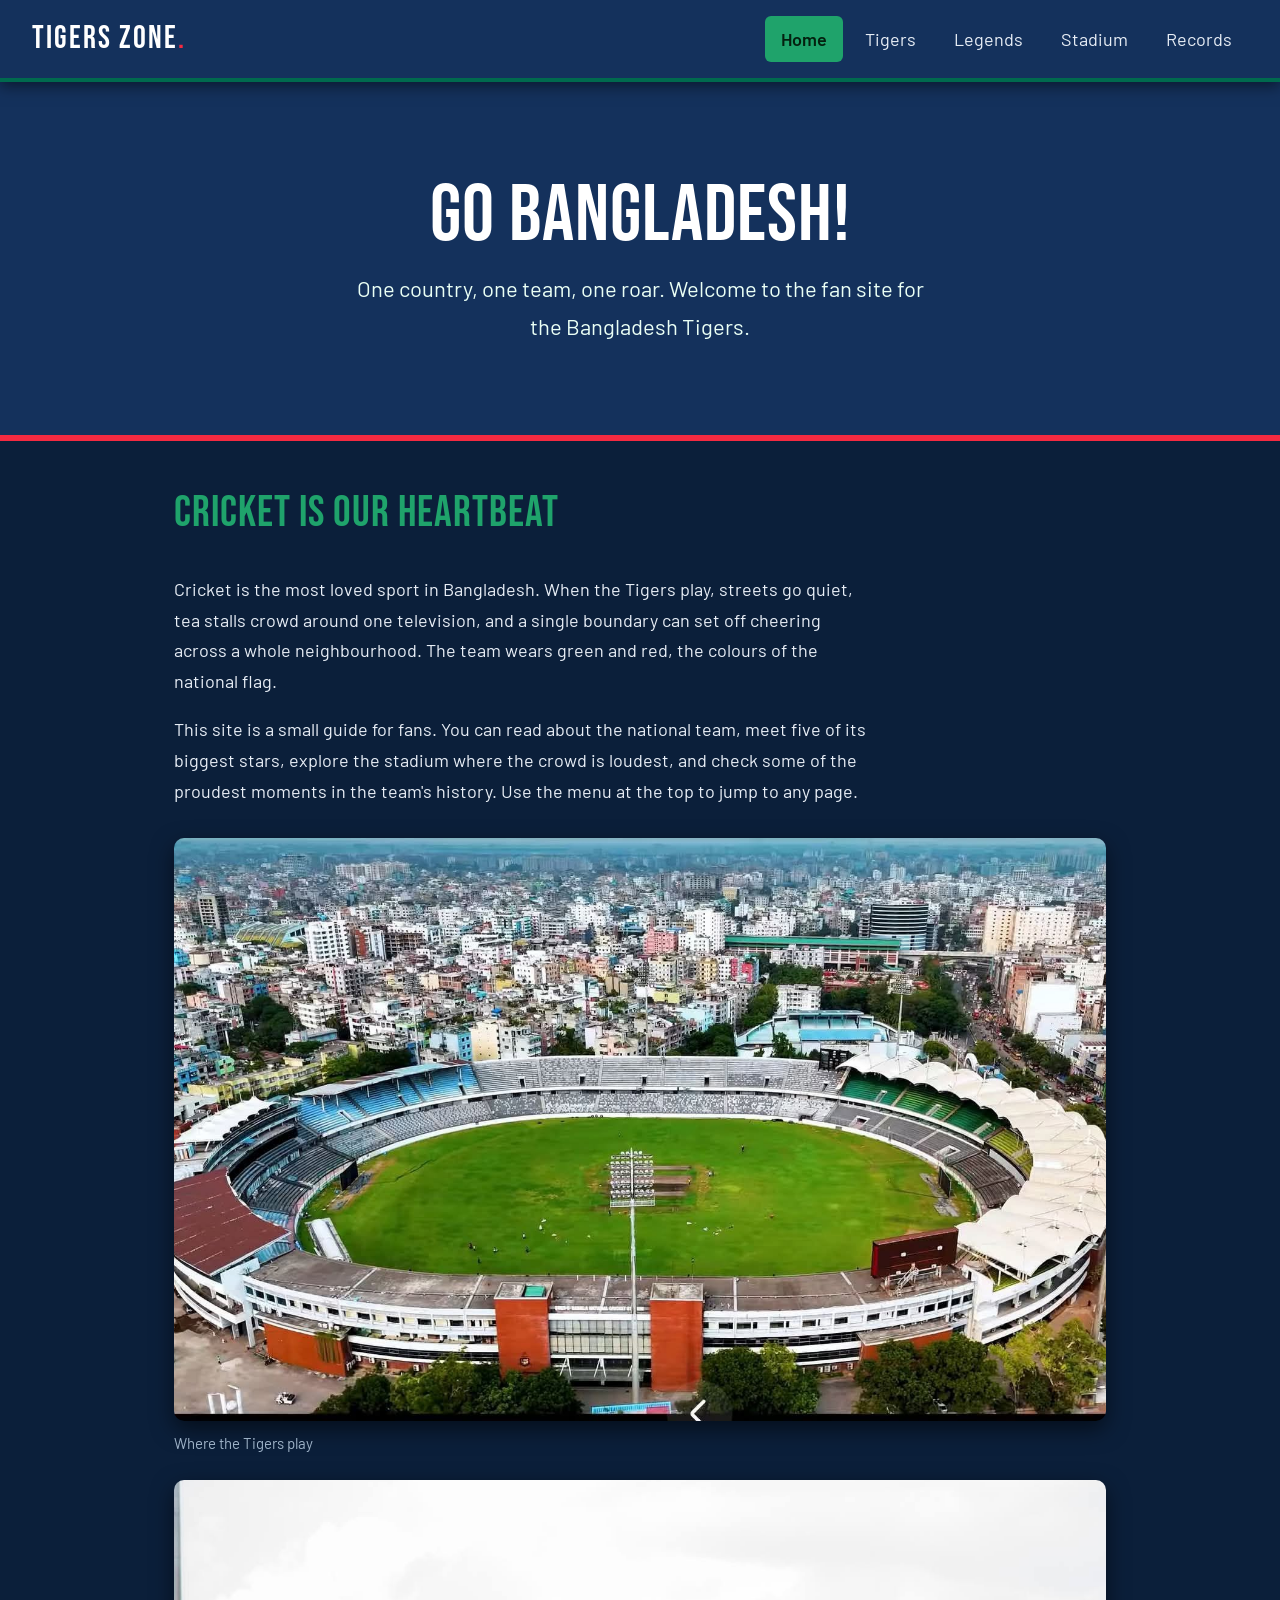
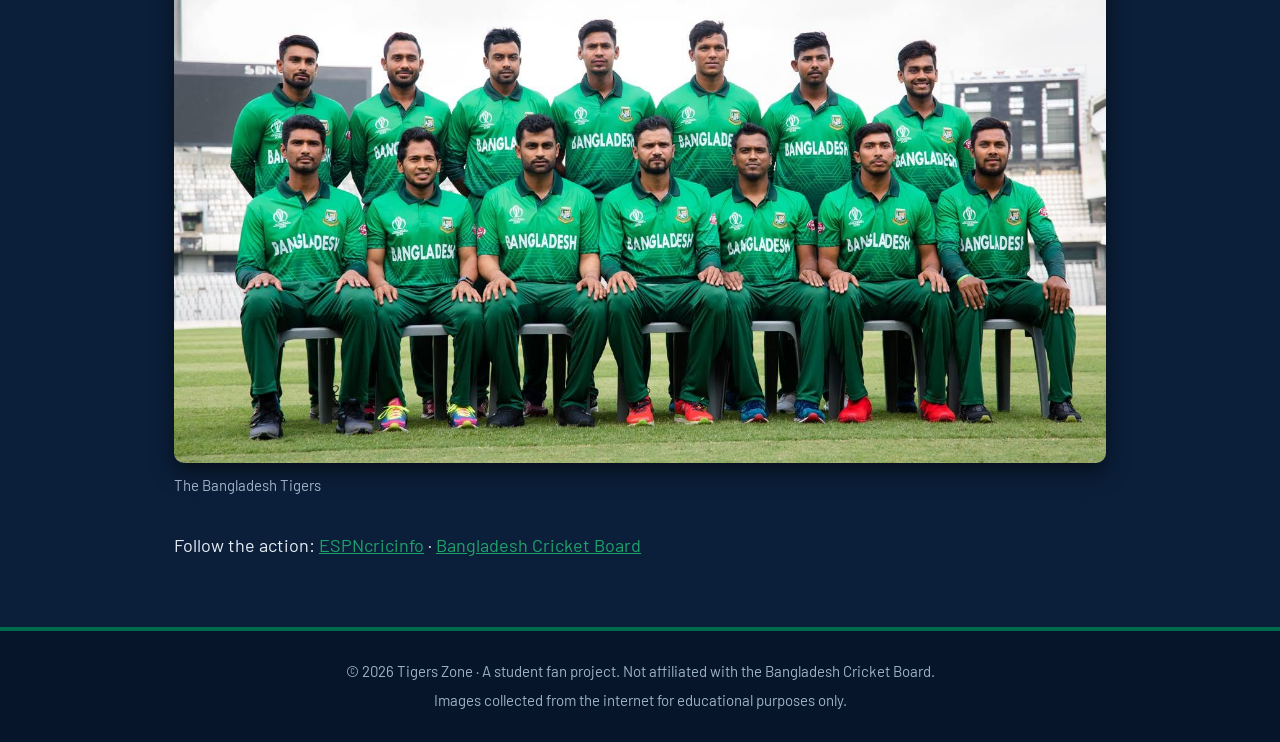
<file: index.html>
<!DOCTYPE html>
<html lang="en">
<head>
  <meta charset="UTF-8">
  <meta name="viewport" content="width=device-width, initial-scale=1.0">
  <meta name="description" content="Tigers Zone: a fan site for Bangladesh cricket">
  <title>Home | Tigers Zone</title>
  <!-- Google Fonts: Bebas Neue (headings) + Barlow (body) -->
  <link rel="preconnect" href="https://fonts.googleapis.com">
  <link rel="preconnect" href="https://fonts.gstatic.com" crossorigin>
  <link href="https://fonts.googleapis.com/css2?family=Barlow:wght@400;600&family=Bebas+Neue&display=swap" rel="stylesheet">
  <!-- External stylesheet -->
  <link rel="stylesheet" href="css/style.css">
</head>
<body>
  <!-- Navigation bar: same on every page -->
  <header class="site-header">
    <a class="logo" href="index.html">Tigers Zone<span>.</span></a>
    <nav>
      <ul class="nav-list">
        <li><a href="index.html" class="active">Home</a></li>
        <li><a href="tigers.html">Tigers</a></li>
        <li><a href="legends.html">Legends</a></li>
        <li><a href="stadium.html">Stadium</a></li>
        <li><a href="records.html">Records</a></li>
      </ul>
    </nav>
  </header>

  <main>
    <!-- Hero section -->
    <section class="hero hero-home">
      <h1>Go Bangladesh!</h1>
      <p class="lead">One country, one team, one roar. Welcome to the fan site for the Bangladesh Tigers.</p>
    </section>

    <!-- Intro content -->
    <section class="content">
      <h2>Cricket is our heartbeat</h2>
      <p>Cricket is the most loved sport in Bangladesh. When the Tigers play, streets go quiet, tea stalls crowd around one television, and a single boundary can set off cheering across a whole neighbourhood. The team wears green and red, the colours of the national flag.</p>
      <p>This site is a small guide for fans. You can read about the national team, meet five of its biggest stars, explore the stadium where the crowd is loudest, and check some of the proudest moments in the team's history. Use the menu at the top to jump to any page.</p>

      <!-- Two images -->
      <div class="image-row">
        <figure>
          <img src="images/pic7.jpg" alt="Aerial view of a cricket stadium">
          <figcaption>Where the Tigers play</figcaption>
        </figure>
        <figure>
          <img src="images/pic1.jpg" alt="The Bangladesh cricket team posing together">
          <figcaption>The Bangladesh Tigers</figcaption>
        </figure>
      </div>

      <!-- External links -->
      <p>Follow the action:
        <a href="https://www.espncricinfo.com" target="_blank" rel="noopener">ESPNcricinfo</a> &middot;
        <a href="https://www.tigercricket.com.bd" target="_blank" rel="noopener">Bangladesh Cricket Board</a>
      </p>
    </section>
  </main>

  <!-- Footer -->
  <footer class="site-footer">
    <p>&copy; 2026 Tigers Zone &middot; A student fan project. Not affiliated with the Bangladesh Cricket Board.</p>
    <p>Images collected from the internet for educational purposes only.</p>
  </footer>
</body>
</html>
</file>
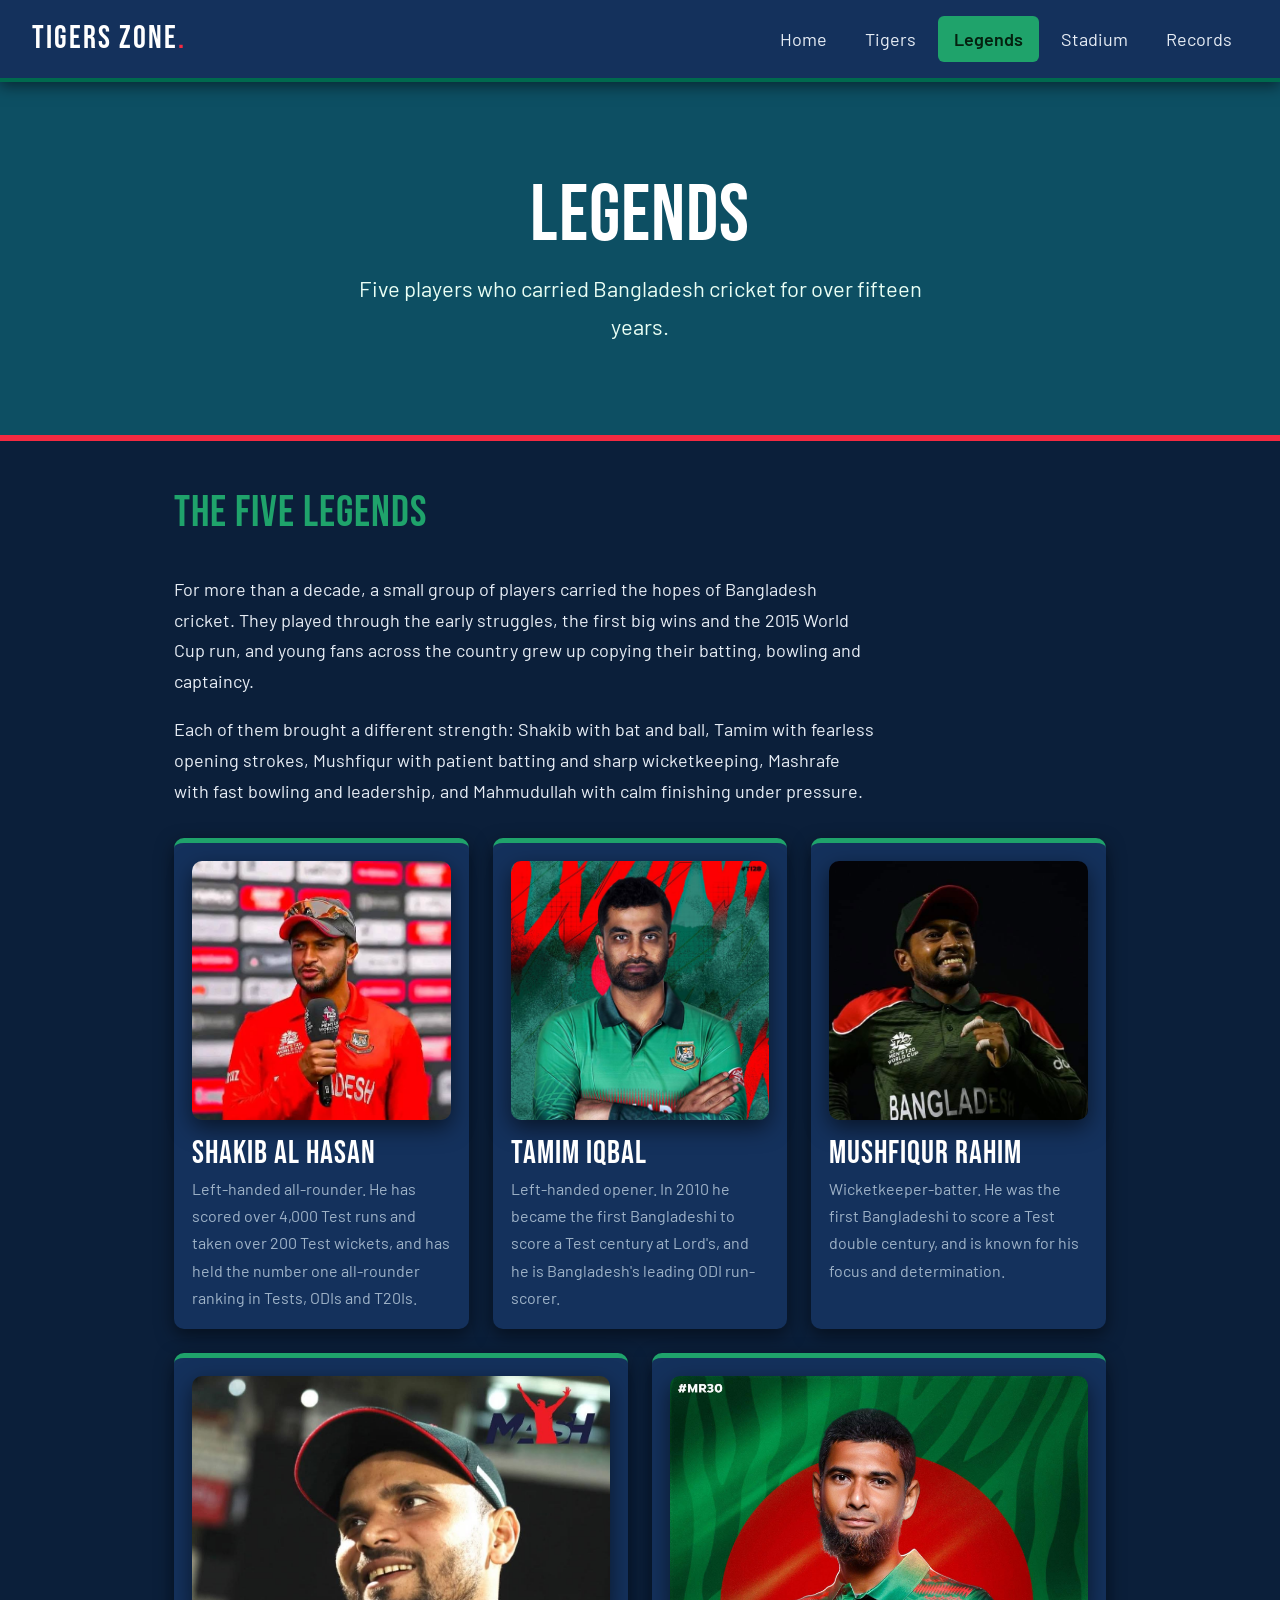
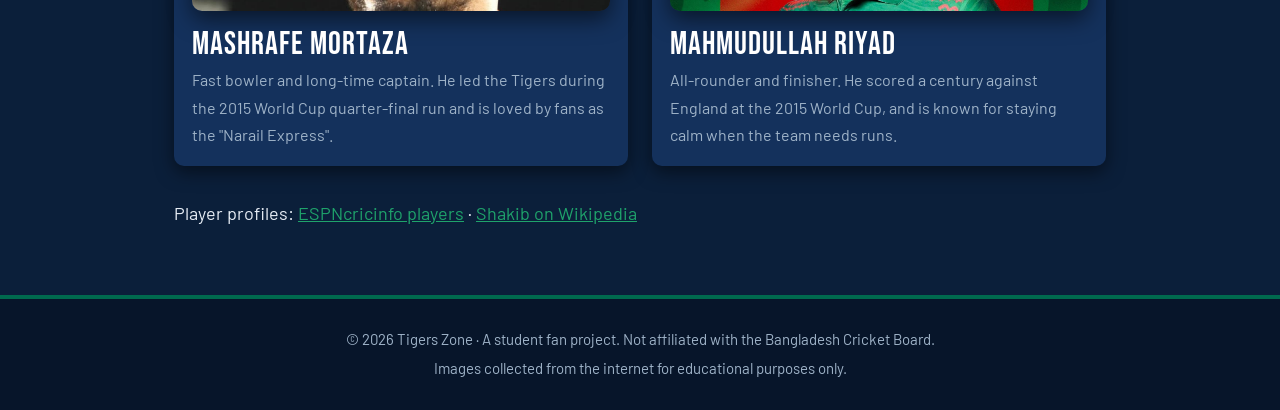
<file: legends.html>
<!DOCTYPE html>
<html lang="en">
<head>
  <meta charset="UTF-8">
  <meta name="viewport" content="width=device-width, initial-scale=1.0">
  <meta name="description" content="Five Bangladesh cricket legends">
  <title>Legends | Tigers Zone</title>
  <!-- Google Fonts: Bebas Neue (headings) + Barlow (body) -->
  <link rel="preconnect" href="https://fonts.googleapis.com">
  <link rel="preconnect" href="https://fonts.gstatic.com" crossorigin>
  <link href="https://fonts.googleapis.com/css2?family=Barlow:wght@400;600&family=Bebas+Neue&display=swap" rel="stylesheet">
  <!-- External stylesheet -->
  <link rel="stylesheet" href="css/style.css">
</head>
<body>
  <!-- Navigation bar -->
  <header class="site-header">
    <a class="logo" href="index.html">Tigers Zone<span>.</span></a>
    <nav>
      <ul class="nav-list">
        <li><a href="index.html">Home</a></li>
        <li><a href="tigers.html">Tigers</a></li>
        <li><a href="legends.html" class="active">Legends</a></li>
        <li><a href="stadium.html">Stadium</a></li>
        <li><a href="records.html">Records</a></li>
      </ul>
    </nav>
  </header>

  <main>
    <section class="hero hero-legends">
      <h1>Legends</h1>
      <p class="lead">Five players who carried Bangladesh cricket for over fifteen years.</p>
    </section>

    <section class="content">
      <h2>The five legends</h2>
      <p>For more than a decade, a small group of players carried the hopes of Bangladesh cricket. They played through the early struggles, the first big wins and the 2015 World Cup run, and young fans across the country grew up copying their batting, bowling and captaincy.</p>
      <p>Each of them brought a different strength: Shakib with bat and ball, Tamim with fearless opening strokes, Mushfiqur with patient batting and sharp wicketkeeping, Mashrafe with fast bowling and leadership, and Mahmudullah with calm finishing under pressure.</p>

      <!-- This section uses display: grid (5 player cards) -->
      <div class="player-grid">

        <!-- Card 1: Shakib -->
        <article class="player-card">
          <img src="images/pic2.jpg" alt="Shakib Al Hasan">
          <h3>Shakib Al Hasan</h3>
          <p>Left-handed all-rounder. He has scored over 4,000 Test runs and taken over 200 Test wickets, and has held the number one all-rounder ranking in Tests, ODIs and T20Is.</p>
        </article>

        <!-- Card 2: Tamim -->
        <article class="player-card">
          <img src="images/pic3.jpg" alt="Tamim Iqbal">
          <h3>Tamim Iqbal</h3>
          <p>Left-handed opener. In 2010 he became the first Bangladeshi to score a Test century at Lord's, and he is Bangladesh's leading ODI run-scorer.</p>
        </article>

        <!-- Card 3: Mushfiq -->
        <article class="player-card">
          <img src="images/pic4.jpg" alt="Mushfiqur Rahim">
          <h3>Mushfiqur Rahim</h3>
          <p>Wicketkeeper-batter. He was the first Bangladeshi to score a Test double century, and is known for his focus and determination.</p>
        </article>

        <!-- Card 4: Mashrafe -->
        <article class="player-card">
          <img src="images/pic6.jpg" alt="Mashrafe Mortaza">
          <h3>Mashrafe Mortaza</h3>
          <p>Fast bowler and long-time captain. He led the Tigers during the 2015 World Cup quarter-final run and is loved by fans as the "Narail Express".</p>
        </article>

        <!-- Card 5: Mahmudullah -->
        <article class="player-card">
          <img src="images/pic5.jpg" alt="Mahmudullah Riyad">
          <h3>Mahmudullah Riyad</h3>
          <p>All-rounder and finisher. He scored a century against England at the 2015 World Cup, and is known for staying calm when the team needs runs.</p>
        </article>

      </div>

      <p>Player profiles: <a href="https://www.espncricinfo.com/cricketers" target="_blank" rel="noopener">ESPNcricinfo players</a> &middot;
        <a href="https://en.wikipedia.org/wiki/Shakib_Al_Hasan" target="_blank" rel="noopener">Shakib on Wikipedia</a></p>
    </section>
  </main>

  <!-- Footer -->
  <footer class="site-footer">
    <p>&copy; 2026 Tigers Zone &middot; A student fan project. Not affiliated with the Bangladesh Cricket Board.</p>
    <p>Images collected from the internet for educational purposes only.</p>
  </footer>
</body>
</html>
</file>
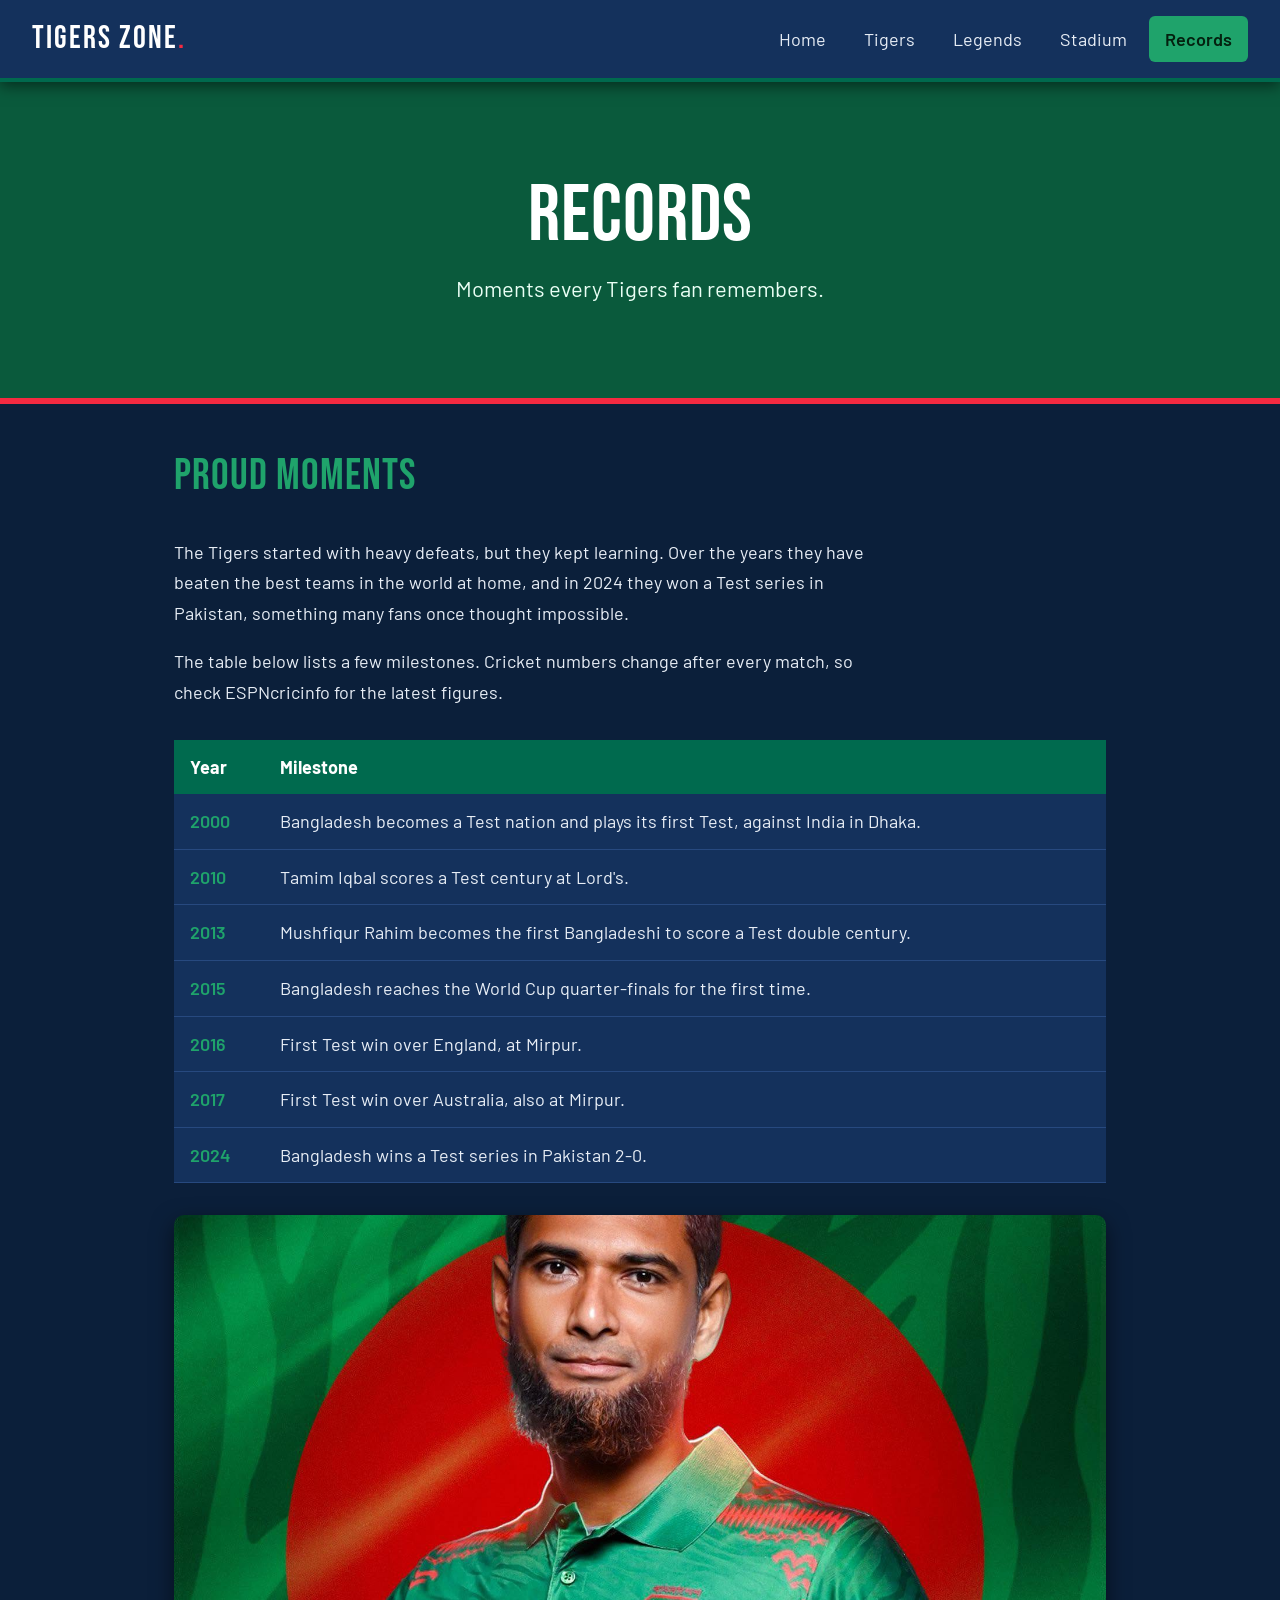
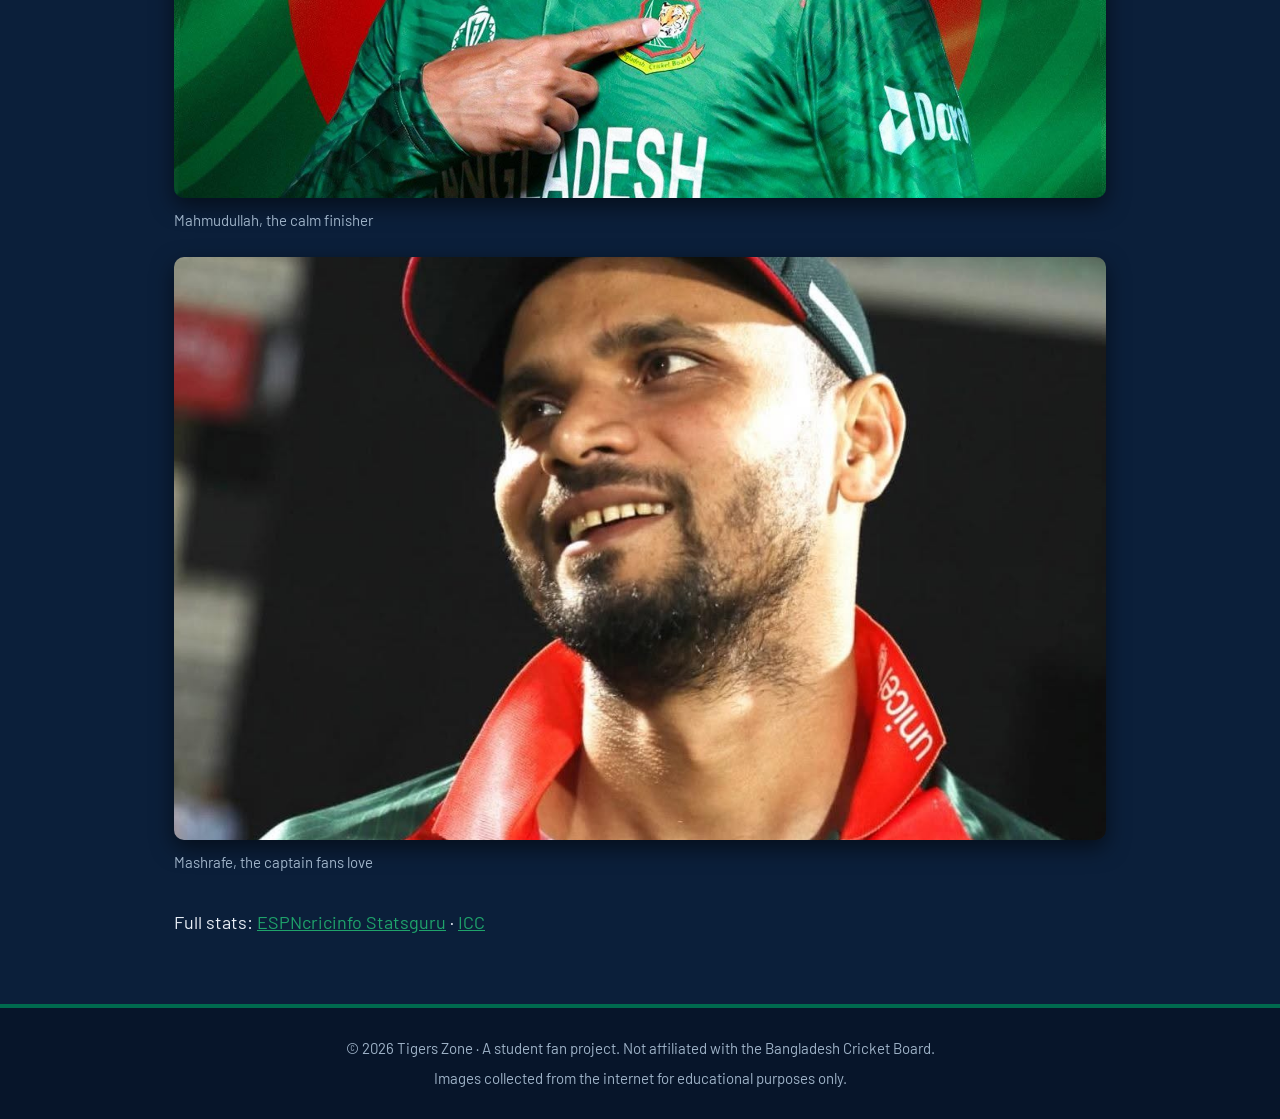
<file: records.html>
<!DOCTYPE html>
<html lang="en">
<head>
  <meta charset="UTF-8">
  <meta name="viewport" content="width=device-width, initial-scale=1.0">
  <meta name="description" content="Proud moments in Bangladesh cricket history">
  <title>Records | Tigers Zone</title>
  <!-- Google Fonts: Bebas Neue (headings) + Barlow (body) -->
  <link rel="preconnect" href="https://fonts.googleapis.com">
  <link rel="preconnect" href="https://fonts.gstatic.com" crossorigin>
  <link href="https://fonts.googleapis.com/css2?family=Barlow:wght@400;600&family=Bebas+Neue&display=swap" rel="stylesheet">
  <!-- External stylesheet -->
  <link rel="stylesheet" href="css/style.css">
</head>
<body>
  <!-- Navigation bar -->
  <header class="site-header">
    <a class="logo" href="index.html">Tigers Zone<span>.</span></a>
    <nav>
      <ul class="nav-list">
        <li><a href="index.html">Home</a></li>
        <li><a href="tigers.html">Tigers</a></li>
        <li><a href="legends.html">Legends</a></li>
        <li><a href="stadium.html">Stadium</a></li>
        <li><a href="records.html" class="active">Records</a></li>
      </ul>
    </nav>
  </header>

  <main>
    <section class="hero hero-records">
      <h1>Records</h1>
      <p class="lead">Moments every Tigers fan remembers.</p>
    </section>

    <section class="content">
      <h2>Proud moments</h2>
      <p>The Tigers started with heavy defeats, but they kept learning. Over the years they have beaten the best teams in the world at home, and in 2024 they won a Test series in Pakistan, something many fans once thought impossible.</p>
      <p>The table below lists a few milestones. Cricket numbers change after every match, so check ESPNcricinfo for the latest figures.</p>

      <!-- Milestones table -->
      <div class="table-wrap">
        <table>
          <thead>
            <tr><th>Year</th><th>Milestone</th></tr>
          </thead>
          <tbody>
            <tr><td>2000</td><td>Bangladesh becomes a Test nation and plays its first Test, against India in Dhaka.</td></tr>
            <tr><td>2010</td><td>Tamim Iqbal scores a Test century at Lord's.</td></tr>
            <tr><td>2013</td><td>Mushfiqur Rahim becomes the first Bangladeshi to score a Test double century.</td></tr>
            <tr><td>2015</td><td>Bangladesh reaches the World Cup quarter-finals for the first time.</td></tr>
            <tr><td>2016</td><td>First Test win over England, at Mirpur.</td></tr>
            <tr><td>2017</td><td>First Test win over Australia, also at Mirpur.</td></tr>
            <tr><td>2024</td><td>Bangladesh wins a Test series in Pakistan 2-0.</td></tr>
          </tbody>
        </table>
      </div>

      <!-- Two images -->
      <div class="image-row">
        <figure>
          <img src="images/pic5.jpg" alt="Mahmudullah Riyad in a green jersey">
          <figcaption>Mahmudullah, the calm finisher</figcaption>
        </figure>
        <figure>
          <img src="images/pic6.jpg" alt="Mashrafe Mortaza in a red cap">
          <figcaption>Mashrafe, the captain fans love</figcaption>
        </figure>
      </div>

      <p>Full stats: <a href="https://stats.espncricinfo.com" target="_blank" rel="noopener">ESPNcricinfo Statsguru</a> &middot;
        <a href="https://www.icc-cricket.com" target="_blank" rel="noopener">ICC</a></p>
    </section>
  </main>

  <!-- Footer -->
  <footer class="site-footer">
    <p>&copy; 2026 Tigers Zone &middot; A student fan project. Not affiliated with the Bangladesh Cricket Board.</p>
    <p>Images collected from the internet for educational purposes only.</p>
  </footer>
</body>
</html>
</file>
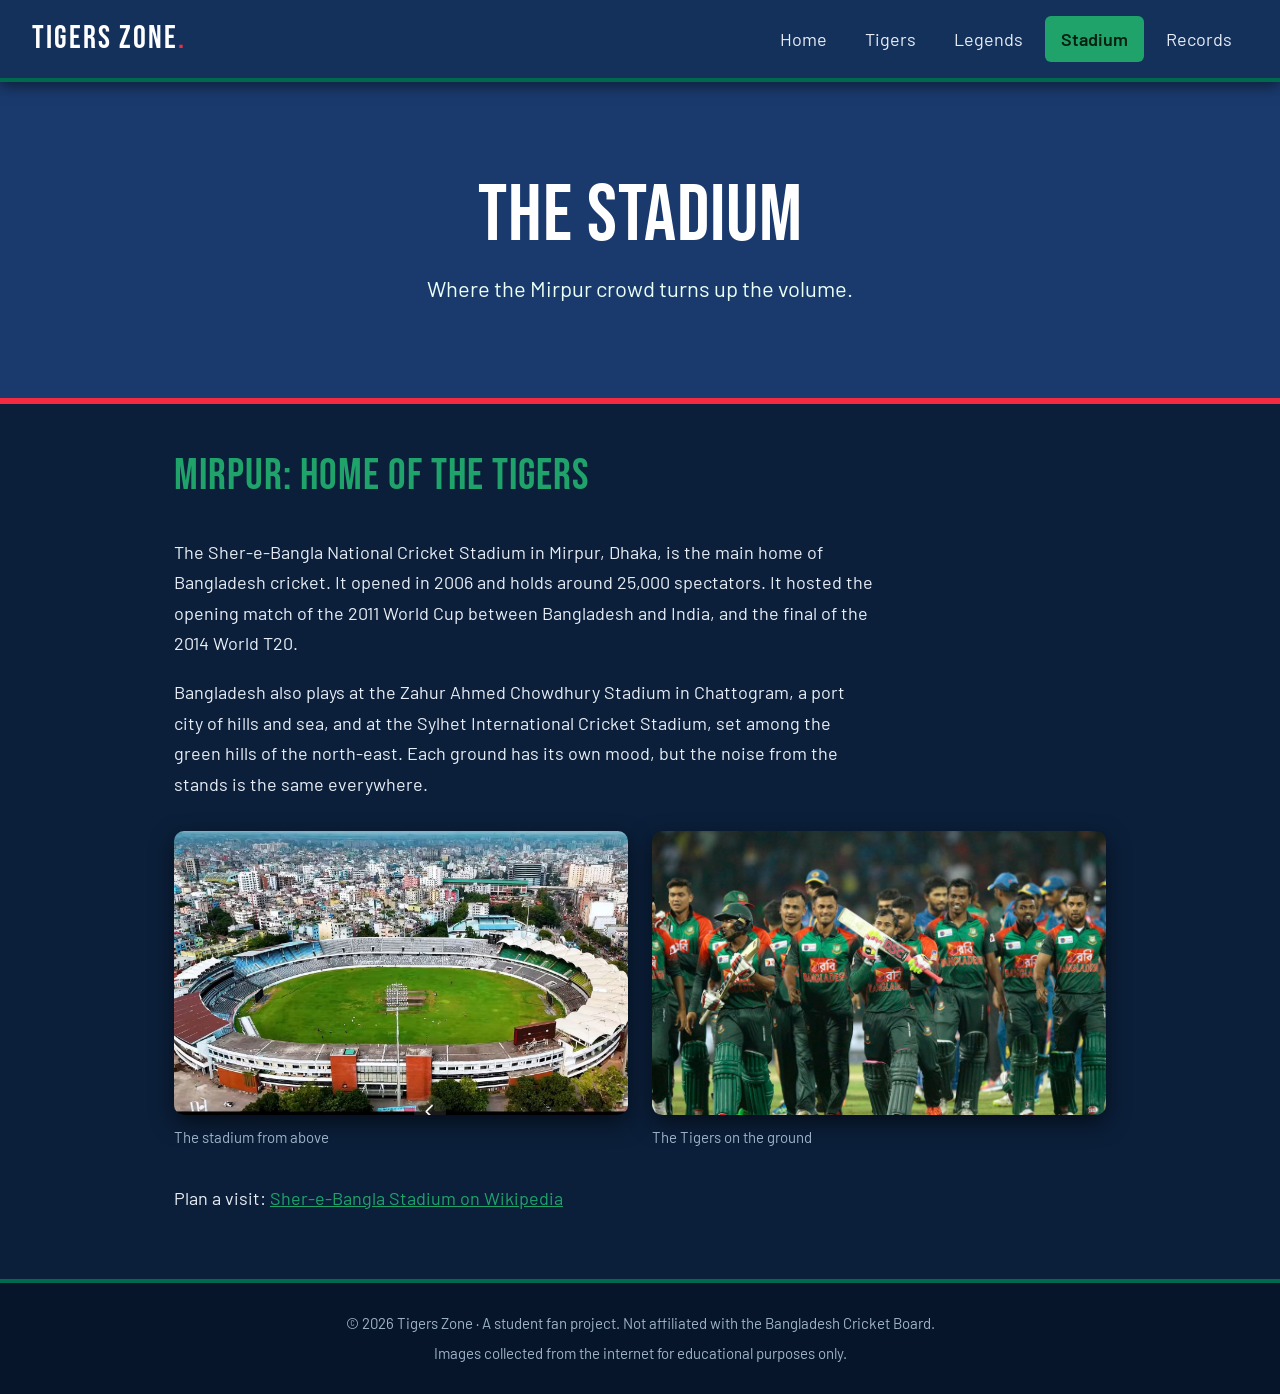
<file: stadium.html>
<!DOCTYPE html>
<html lang="en">
<head>
  <meta charset="UTF-8">
  <meta name="viewport" content="width=device-width, initial-scale=1.0">
  <meta name="description" content="Cricket stadiums of Bangladesh">
  <title>Stadium | Tigers Zone</title>
  <!-- Google Fonts: Bebas Neue (headings) + Barlow (body) -->
  <link rel="preconnect" href="https://fonts.googleapis.com">
  <link rel="preconnect" href="https://fonts.gstatic.com" crossorigin>
  <link href="https://fonts.googleapis.com/css2?family=Barlow:wght@400;600&family=Bebas+Neue&display=swap" rel="stylesheet">
  <!-- External stylesheet -->
  <link rel="stylesheet" href="css/style.css">
</head>
<body>
  <!-- Navigation bar -->
  <header class="site-header">
    <a class="logo" href="index.html">Tigers Zone<span>.</span></a>
    <nav>
      <ul class="nav-list">
        <li><a href="index.html">Home</a></li>
        <li><a href="tigers.html">Tigers</a></li>
        <li><a href="legends.html">Legends</a></li>
        <li><a href="stadium.html" class="active">Stadium</a></li>
        <li><a href="records.html">Records</a></li>
      </ul>
    </nav>
  </header>

  <main>
    <section class="hero hero-stadium">
      <h1>The Stadium</h1>
      <p class="lead">Where the Mirpur crowd turns up the volume.</p>
    </section>

    <section class="content">
      <h2>Mirpur: home of the Tigers</h2>
      <p>The Sher-e-Bangla National Cricket Stadium in Mirpur, Dhaka, is the main home of Bangladesh cricket. It opened in 2006 and holds around 25,000 spectators. It hosted the opening match of the 2011 World Cup between Bangladesh and India, and the final of the 2014 World T20.</p>
      <p>Bangladesh also plays at the Zahur Ahmed Chowdhury Stadium in Chattogram, a port city of hills and sea, and at the Sylhet International Cricket Stadium, set among the green hills of the north-east. Each ground has its own mood, but the noise from the stands is the same everywhere.</p>

      <!-- This row uses display: flex -->
      <div class="flex-row">
        <figure>
          <img src="images/pic7.jpg" alt="Aerial view of a cricket stadium">
          <figcaption>The stadium from above</figcaption>
        </figure>
        <figure>
          <img src="images/pic8.jpg" alt="Bangladesh players on the ground">
          <figcaption>The Tigers on the ground</figcaption>
        </figure>
      </div>

      <p>Plan a visit: <a href="https://en.wikipedia.org/wiki/Sher-e-Bangla_National_Cricket_Stadium" target="_blank" rel="noopener">Sher-e-Bangla Stadium on Wikipedia</a></p>
    </section>
  </main>

  <!-- Footer -->
  <footer class="site-footer">
    <p>&copy; 2026 Tigers Zone &middot; A student fan project. Not affiliated with the Bangladesh Cricket Board.</p>
    <p>Images collected from the internet for educational purposes only.</p>
  </footer>
</body>
</html>
</file>
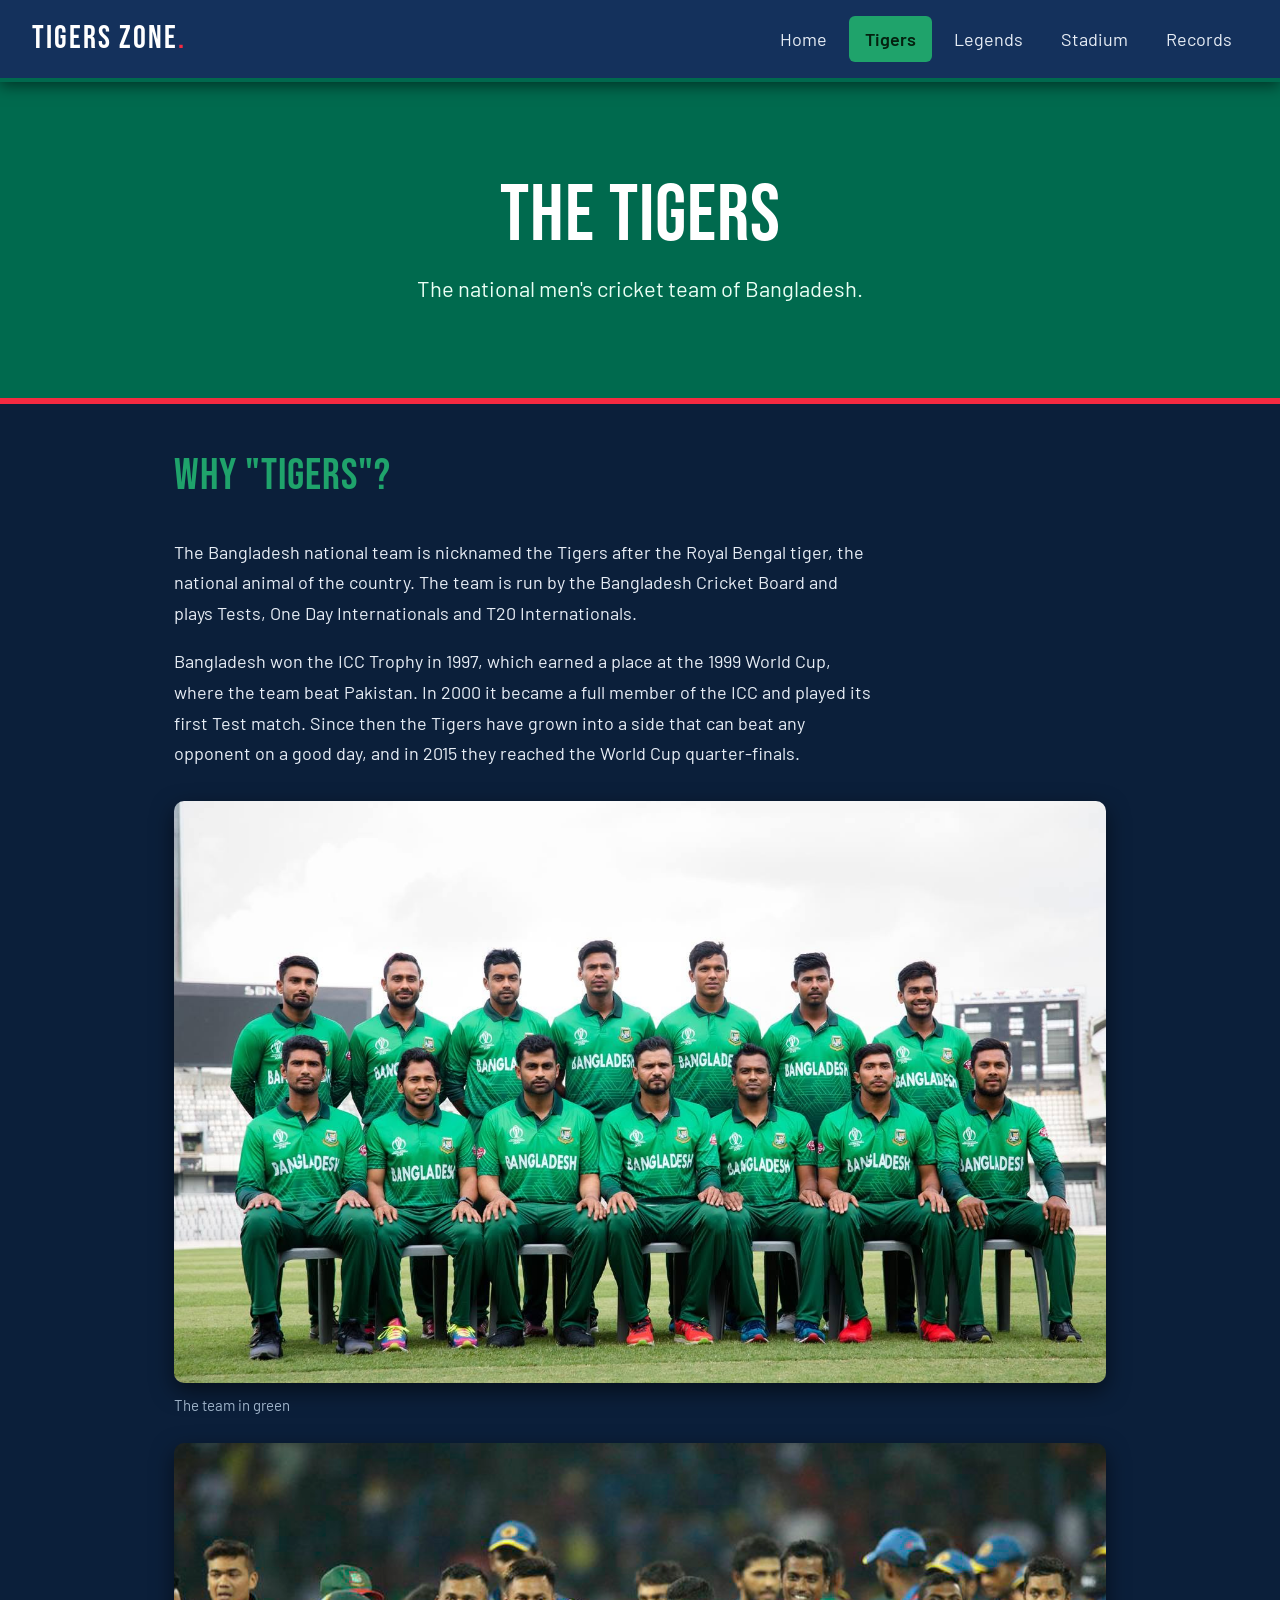
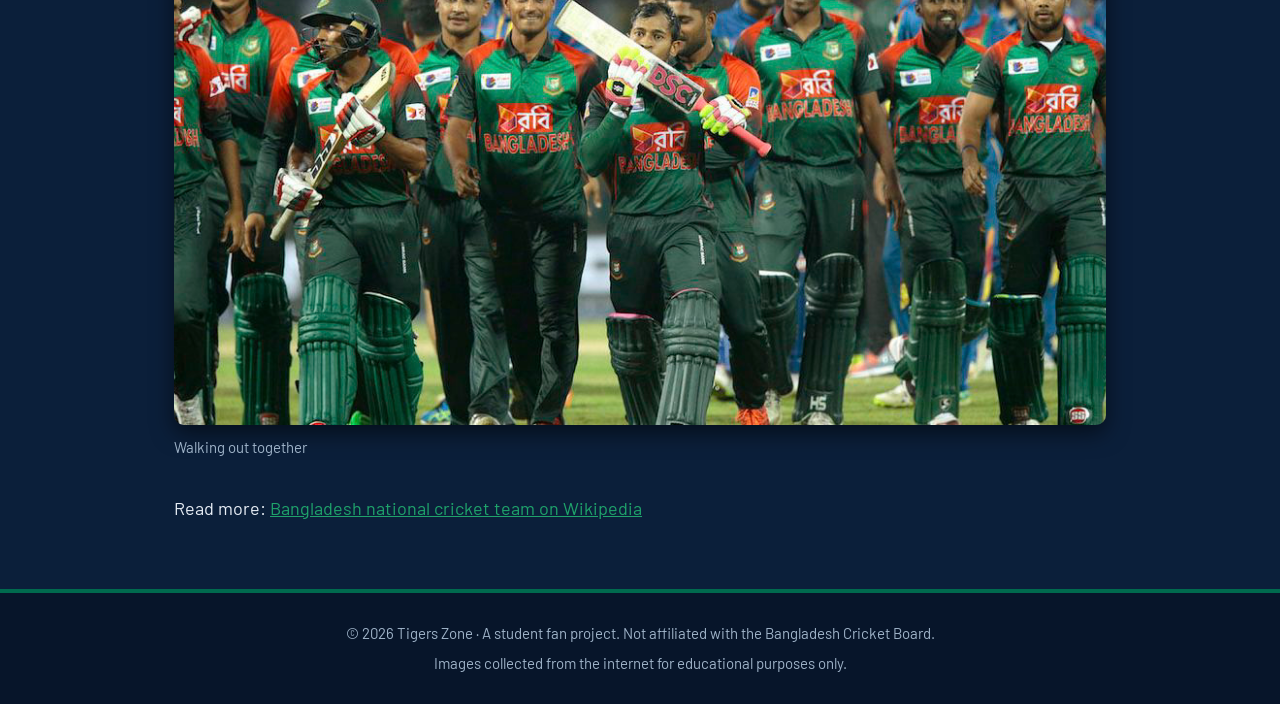
<file: tigers.html>
<!DOCTYPE html>
<html lang="en">
<head>
  <meta charset="UTF-8">
  <meta name="viewport" content="width=device-width, initial-scale=1.0">
  <meta name="description" content="The Bangladesh national cricket team, the Tigers">
  <title>The Tigers | Tigers Zone</title>
  <!-- Google Fonts: Bebas Neue (headings) + Barlow (body) -->
  <link rel="preconnect" href="https://fonts.googleapis.com">
  <link rel="preconnect" href="https://fonts.gstatic.com" crossorigin>
  <link href="https://fonts.googleapis.com/css2?family=Barlow:wght@400;600&family=Bebas+Neue&display=swap" rel="stylesheet">
  <!-- External stylesheet -->
  <link rel="stylesheet" href="css/style.css">
</head>
<body>
  <!-- Navigation bar -->
  <header class="site-header">
    <a class="logo" href="index.html">Tigers Zone<span>.</span></a>
    <nav>
      <ul class="nav-list">
        <li><a href="index.html">Home</a></li>
        <li><a href="tigers.html" class="active">Tigers</a></li>
        <li><a href="legends.html">Legends</a></li>
        <li><a href="stadium.html">Stadium</a></li>
        <li><a href="records.html">Records</a></li>
      </ul>
    </nav>
  </header>

  <main>
    <section class="hero">
      <h1>The Tigers</h1>
      <p class="lead">The national men's cricket team of Bangladesh.</p>
    </section>

    <section class="content">
      <h2>Why "Tigers"?</h2>
      <p>The Bangladesh national team is nicknamed the Tigers after the Royal Bengal tiger, the national animal of the country. The team is run by the Bangladesh Cricket Board and plays Tests, One Day Internationals and T20 Internationals.</p>
      <p>Bangladesh won the ICC Trophy in 1997, which earned a place at the 1999 World Cup, where the team beat Pakistan. In 2000 it became a full member of the ICC and played its first Test match. Since then the Tigers have grown into a side that can beat any opponent on a good day, and in 2015 they reached the World Cup quarter-finals.</p>

      <!-- Two images -->
      <div class="image-row">
        <figure>
          <img src="images/pic1.jpg" alt="The Bangladesh national cricket team in green">
          <figcaption>The team in green</figcaption>
        </figure>
        <figure>
          <img src="images/pic8.jpg" alt="Bangladesh players walking onto the field">
          <figcaption>Walking out together</figcaption>
        </figure>
      </div>

      <p>Read more: <a href="https://en.wikipedia.org/wiki/Bangladesh_national_cricket_team" target="_blank" rel="noopener">Bangladesh national cricket team on Wikipedia</a></p>
    </section>
  </main>

  <!-- Footer -->
  <footer class="site-footer">
    <p>&copy; 2026 Tigers Zone &middot; A student fan project. Not affiliated with the Bangladesh Cricket Board.</p>
    <p>Images collected from the internet for educational purposes only.</p>
  </footer>
</body>
</html>
</file>
<file: css/style.css>
/* ===== Tigers Zone: main stylesheet ===== */

/* --- Colour palette (CSS variables) --- */
:root {
  --navy: #0b1f3a;
  --navy-2: #14315c;
  --green: #006a4e;
  --green-2: #1fa36b;
  --red: #f42a41;
  --text: #e8eef6;
  --muted: #9fb3c8;
}

/* --- Reset + base --- */
* { box-sizing: border-box; }
body {
  margin: 0;
  font-family: "Barlow", sans-serif;      /* body font */
  font-size: 18px;
  line-height: 1.7;
  color: var(--text);
  background-color: var(--navy);
}
h1, h2, h3 {
  font-family: "Bebas Neue", sans-serif;  /* heading font */
  font-weight: 400;
  letter-spacing: 1px;
  line-height: 1.1;
  color: #ffffff;
}
a { color: var(--green-2); }
a:hover { color: #ffffff; }

/* --- Navigation bar (flex) --- */
.site-header {
  position: sticky;
  top: 0;
  z-index: 10;
  display: flex;
  justify-content: space-between;
  align-items: center;
  flex-wrap: wrap;
  padding: 12px 32px;
  background-color: var(--navy-2);
  border-bottom: 4px solid var(--green);
  box-shadow: 0 4px 14px rgba(0, 0, 0, 0.5);
}
.logo {
  font-family: "Bebas Neue", sans-serif;
  font-size: 32px;
  letter-spacing: 2px;
  color: #ffffff;
  text-decoration: none;
}
.logo span { color: var(--red); }
.nav-list {
  display: flex;
  gap: 6px;
  margin: 0;
  padding: 0;
  list-style: none;
  flex-wrap: wrap;
}
.nav-list a {
  display: block;
  padding: 8px 16px;
  color: var(--text);
  text-decoration: none;
  border-radius: 6px;
}
.nav-list a:hover,
.nav-list a:focus-visible { background-color: var(--green); color: #ffffff; }
.nav-list a.active { background-color: var(--green-2); color: #04210f; font-weight: 600; }

/* --- Hero banner --- */
.hero {
  padding: 90px 32px;
  text-align: center;
  background-color: var(--green);
  border-bottom: 6px solid var(--red);
}
.hero h1 { margin: 0 0 10px; font-size: 80px; }
.hero .lead { margin: 0 auto; max-width: 600px; font-size: 22px; color: #eafff5; }
.hero-home { background-color: var(--navy-2); }
.hero-legends { background-color: #0d4f63; }
.hero-stadium { background-color: #1a3a6e; }
.hero-records { background-color: #0a5a3c; }

/* --- Main content --- */
.content { max-width: 980px; margin: 0 auto; padding: 48px 24px; }
.content h2 { font-size: 44px; margin-top: 0; color: var(--green-2); }
.content p { max-width: 70ch; }
figure { margin: 0; }
img {
  display: block;
  width: 100%;
  height: auto;
  aspect-ratio: 16 / 10;      /* all images get the same shape */
  object-fit: cover;          /* crop nicely instead of stretching */
  border-radius: 10px;
  box-shadow: 0 8px 22px rgba(0, 0, 0, 0.55);
  transition: transform 0.3s;
}
img:hover { transform: scale(1.03); }
figcaption { margin-top: 10px; font-size: 15px; color: var(--muted); }

/* Default image row (Home, Tigers, Records) */
.image-row { margin: 32px 0; }
.image-row figure { margin-bottom: 24px; }

/* --- FLEXBOX layout (used on stadium.html) --- */
.flex-row {
  display: flex;
  gap: 24px;
  margin: 32px 0;
}
.flex-row figure { flex: 1; }

/* --- GRID layout (used on legends.html): 6 columns, 3 cards on top, 2 below --- */
.player-grid {
  display: grid;
  grid-template-columns: repeat(6, 1fr);
  gap: 24px;
  margin: 32px 0;
}
.player-card {
  grid-column: span 2;
  padding: 18px;
  background-color: var(--navy-2);
  border-top: 5px solid var(--green-2);
  border-radius: 10px;
  box-shadow: 0 6px 18px rgba(0, 0, 0, 0.5);
}
.player-card:nth-child(4),
.player-card:nth-child(5) { grid-column: span 3; }
.player-card img { aspect-ratio: 1 / 1; object-position: top; }
.player-card:nth-child(n+4) img { aspect-ratio: 16 / 9; }
.player-card h3 { margin: 16px 0 4px; font-size: 32px; }
.player-card p { margin: 0; font-size: 16px; color: var(--muted); }

/* --- Records table --- */
.table-wrap { overflow-x: auto; margin: 32px 0; }
table {
  width: 100%;
  border-collapse: collapse;
  background-color: var(--navy-2);
  box-shadow: 0 6px 18px rgba(0, 0, 0, 0.5);
}
th { padding: 12px 16px; text-align: left; background-color: var(--green); color: #ffffff; }
td { padding: 12px 16px; border-bottom: 1px solid #27497f; }
td:first-child { width: 90px; font-weight: 600; color: var(--green-2); }

/* --- Footer --- */
.site-footer {
  padding: 24px;
  text-align: center;
  font-size: 15px;
  color: var(--muted);
  background-color: #07152a;
  border-top: 4px solid var(--green);
}
.site-footer p { margin: 4px 0; }

/* --- Small screens --- */
@media (max-width: 700px) {
  .site-header { justify-content: center; gap: 10px; }
  .hero h1 { font-size: 52px; }
  .flex-row { flex-direction: column; }
  .player-grid { grid-template-columns: 1fr; }
  .player-card,
  .player-card:nth-child(4),
  .player-card:nth-child(5) { grid-column: auto; }
}
</file>
